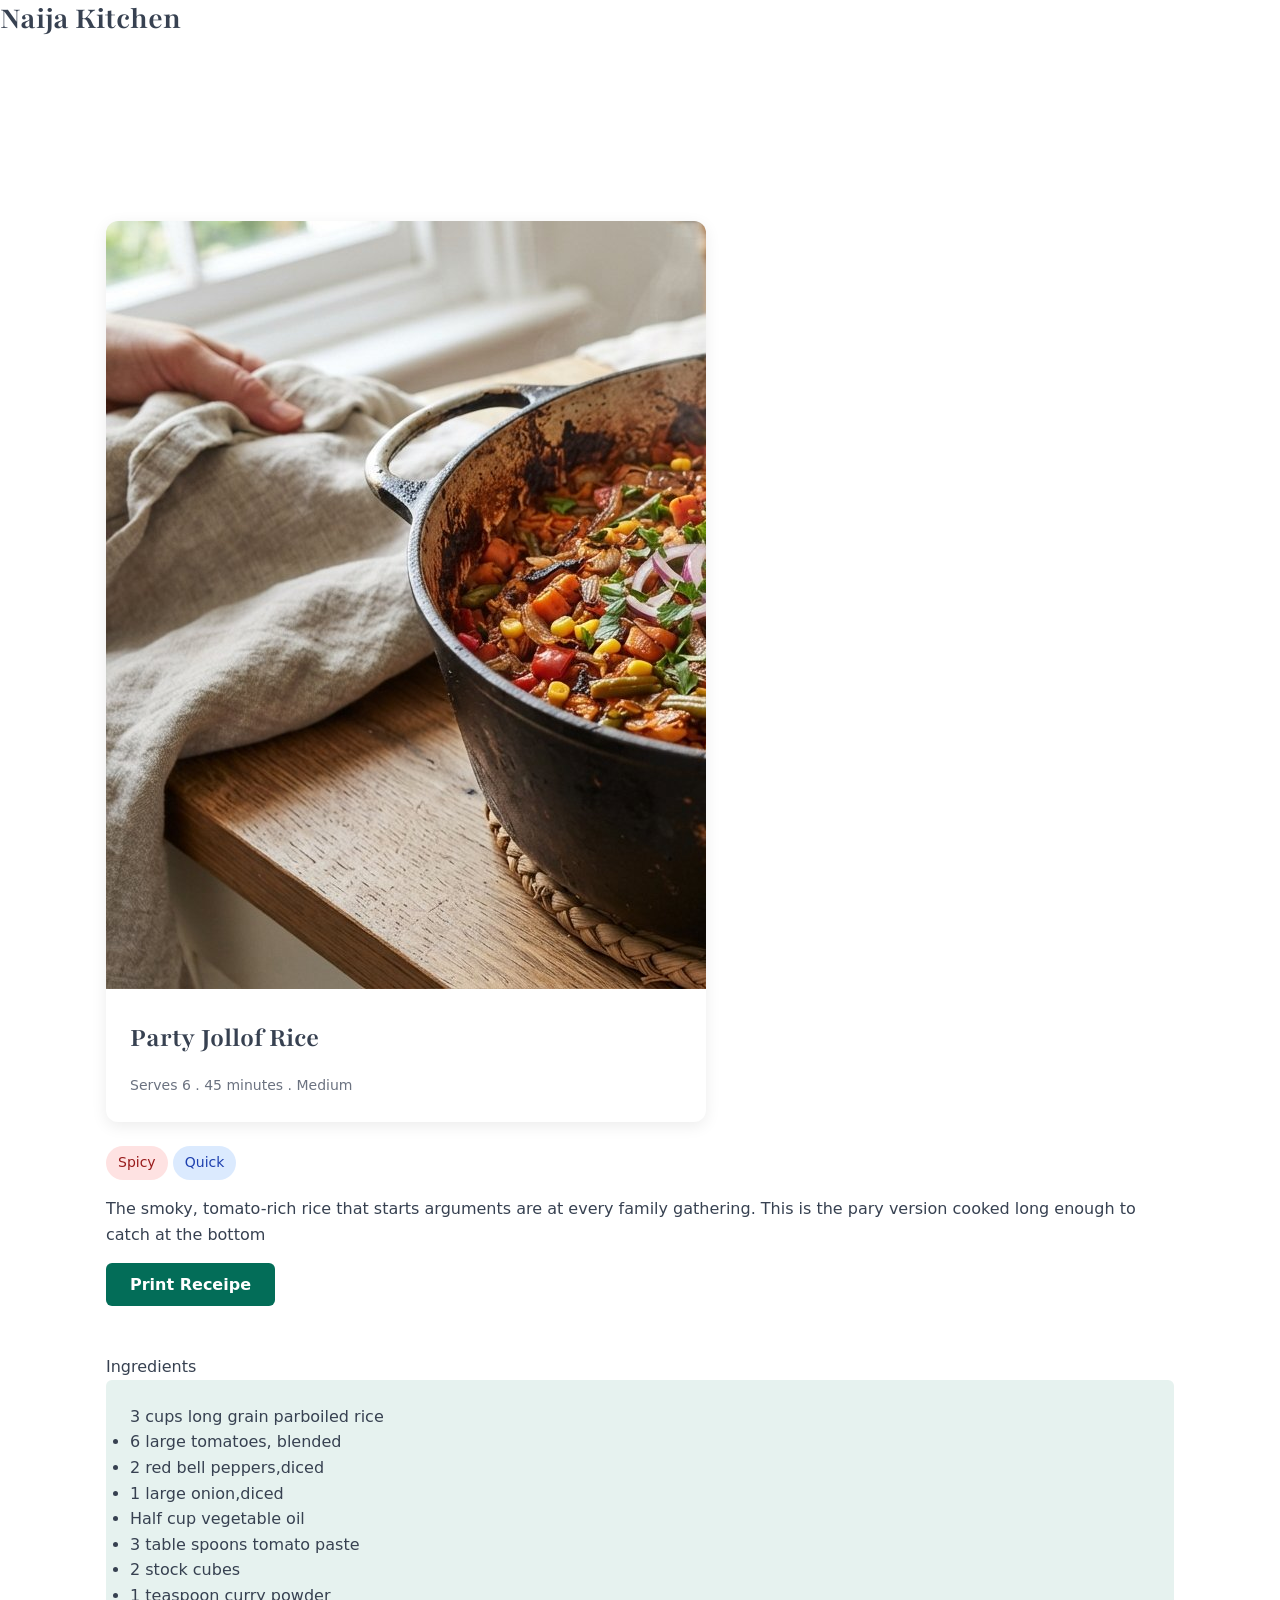
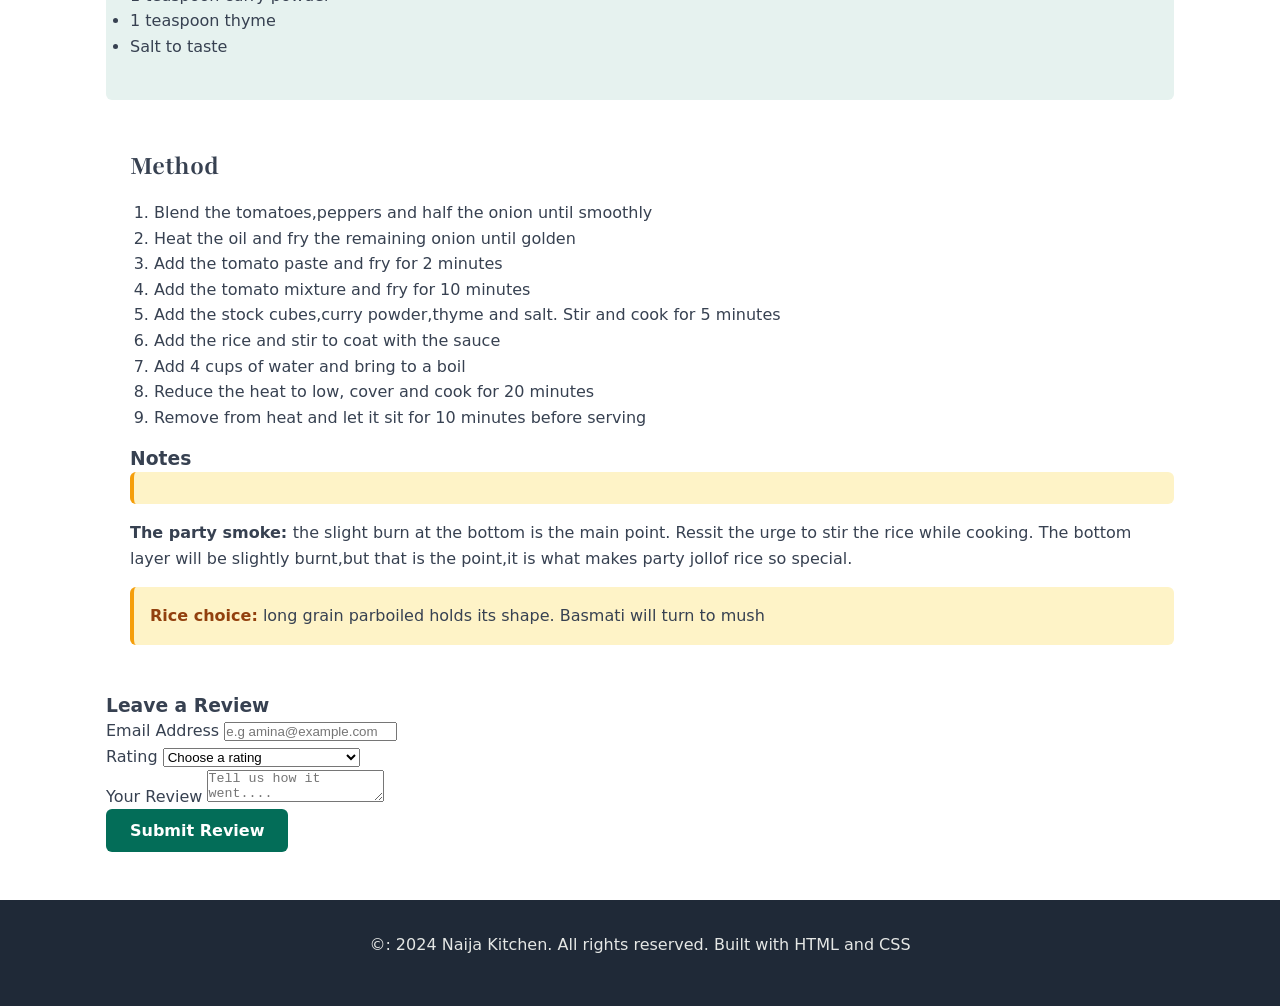
<file: index.html>
<!DOCTYPE html>
<html lang="en" 
<head>
  <meta charset="UTF-8">
  <meta name="viewport" content="width=device-width, initial-scale=1.0">
   <title>Naija Kitchen - Party Jollof Rice</title>
   <link rel="preconnect" href="https://fonts.googleapis.com">
   <link rel="preconnect" href="https://fonts.gstatic.com" crossorigin>
   <link href="https://fonts.googleapis.com/css2?family=Dswald:wght@200..700&family=Playfair:ital,opsz,wght@0,400;0,700;1,400&display=swap" rel="stylesheet">
 <link rel="stylesheet" href="css/style.css">
</head>
 <body>
  <header>
    <h1>Naija Kitchen</h1>
    <nav>
      <ul>
        <li>
          <a href="#recipe">Recipe</a>
        </li>
        <li><a href="#ingredients">Ingredients</a></li>
        <li><a href="#method">Method</a></li>
        <li><a href="notes">Notes</a></li>

      </ul>
    </nav>
  </header>

    <main class="container">
      <section id="recipe">
      <article class="recipe-card">
        <img class="recipe=card__image" src="images/jollof.jpg"
         alt="A pot of party jollof rice, browned at the edges">
          <div class="recipe-card__body">
            <h2>Party Jollof Rice</h2>
            <p class="recipe-meta">Serves 6 . 45 minutes . Medium</p>
          </div>
          </article>

          <div class="tag-row">
            <span class="tag tag--spicy">Spicy</span>
            <span class="tag tag--quick">Quick</span>
          </div>
          <p class="recipe-intro">
            The smoky, tomato-rich rice that starts arguments are at every family gathering. This is the pary version cooked
        long enough to catch at the bottom
 </p>
      <button class="btn">Print Receipe</button>
      </section>
      <section id="Ingredients" <h3>Ingredients</h3>
        <ul class="ingredients" <li>3 cups long grain parboiled rice</li>
          <li>6 large tomatoes, blended</li>
          <li>2 red bell peppers,diced</li>
          <li>1 large onion,diced</li>
          <li>Half cup vegetable oil</li>
          <li>3 table spoons tomato paste</li>
          <li>2 stock cubes</li>
          <li>1 teaspoon curry powder</li>
          <li>1 teaspoon thyme</li>
          <li>Salt to taste</li>
          <ul>
</section id="Steps">
      <ol class="steps">
        <h2>Method</h2>
        <ol>
          <li>Blend the tomatoes,peppers and half the onion until smoothly</li>
          <li>Heat the oil and fry the remaining onion until golden</li>
          <li>Add the tomato paste and fry for 2 minutes</li>
          <li>Add the tomato mixture and fry for 10 minutes</li>
          <li>Add the stock cubes,curry powder,thyme and salt. Stir and cook for 5 minutes</li>
          <li>Add the rice and stir to coat with the sauce</li>
          <li>Add 4 cups of water and bring to a boil</li>
          <li>Reduce the heat to low, cover and cook for 20 minutes</li>
          <li>Remove from heat and let it sit for 10 minutes before serving </li>
        </ol>
      </section>
      <section id="notes">
        <h3>Notes</h3>
        <div class="note"></div>
      <p>
    <strong> The party smoke: </strong>
        the slight burn at the bottom is the main point. Ressit the urge to stir
        the rice while cooking. The bottom layer will be slightly burnt,but that is the point,it is what makes party
        jollof rice so special.
      </p>
      </div> 
      <div class="note">
        <p>
          <strong>Rice choice:</strong>
        long grain parboiled holds its shape. Basmati will turn to mush
      </p>
      </div>
      </section>
    </main>
    <section id="review" class="container">
      <h3>Leave a Review</h3>
      <form action=""></form>
    <form class="review-form">
      <label for="email">Email Address</label>
      <input type="email" id="email" name="email" placeholder="e.g amina@example.com" required>
    </div>

<div class="form-group">
      <label for="rating">Rating</label>
      <select id="rating" name="rating" required>
        <option value="">Choose a rating</option>
        <option value="5">5 -- Party jollof perfection</option>
        <option value="4">4 -- Almost perfect</option>
        <option value="3">3 -- Good, but could be better</option>
        <option value="2">2 -- Needed work</option>
        <option value="1">1 -- I have questions</option>
      </select>
</div>

<div class="form-group">
  <label for="comment">Your Review</label>
  <textarea id="comment" name="comment" placeholder="Tell us how it went...." required></textarea>
</div>

<button type="submit" class="btn">Submit Review</button>
    </form>
  </section>
  <footer>
    <p>&copy: 2024 Naija Kitchen. All rights reserved. Built with HTML and CSS</p>
  </footer>
  </body>
</html>
    </section>
</file>
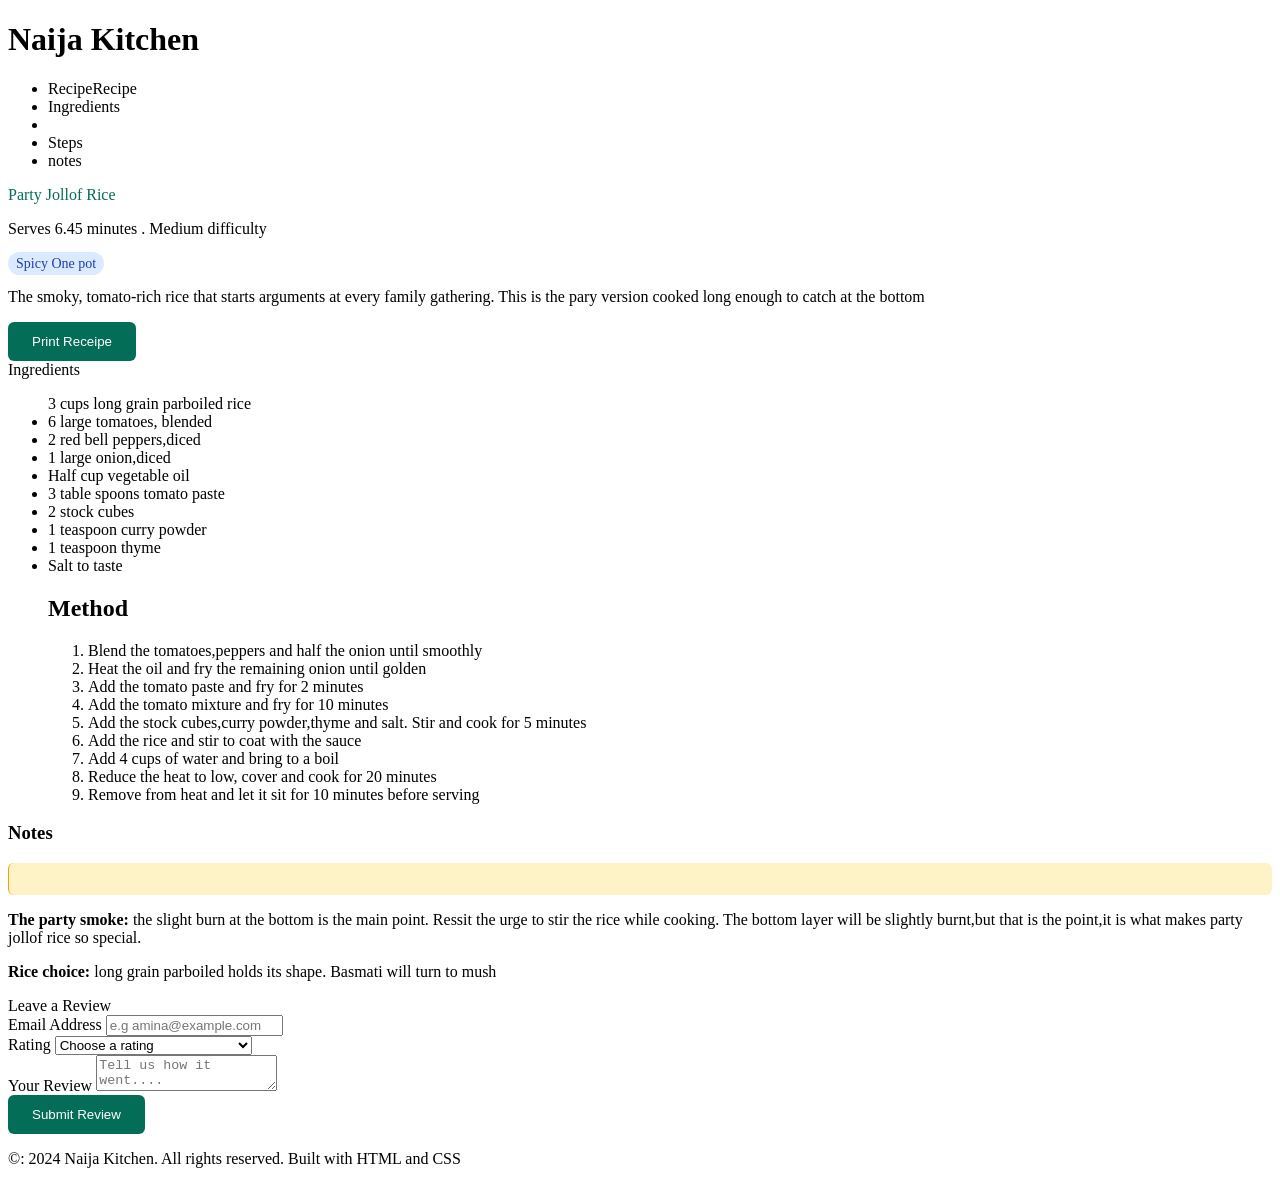
<file: week-02/day-02/index.html>
<!DOCTYPE html>
<html lang="en">

  <head>
    <meta name="viewport" content="width=device=width,  initial=scale">
    <title>Party Jollof Rice - Recipe</title>
    <link rel="stylesheet" href="./css/style.css">
  </head>

  <body>
    <header>
      <h1>Naija Kitchen</h1>
      <nav>
        <ul>
          <li><a heref="#hero" </a>Recipe</a>Recipe</a></li>
          <li><a heref="#Ingredients" </a>Ingredients</a>
          <li>
          <li><a heref="#steps" </a>Steps</a></li>
          <li><a heref="#notes" </a>notes</a></li>
          </li>
        </ul>
      </nav>
    </header>

    <main>
      <section id="hero" <h2 class="recipe-title">Party Jollof Rice</section>

      <p class="recipe-meta">Serves 6.45 minutes . Medium difficulty</p>
      <p>
        <span class="tag tag--quick">Spicy One pot</span>
      </p>
      <p>
        The smoky, tomato-rich rice that starts arguments at every family gathering. This is the pary version cooked
        long enough to catch at the bottom






      </p>
      <button class="btn">Print Receipe</button>
      </section>
      <section id="Ingredients" <h3>Ingredients</h3>
        <ul class="ingredients" <li>3 cups long grain parboiled rice</li>
          <li>6 large tomatoes, blended</li>
          <li>2 red bell peppers,diced</li>
          <li>1 large onion,diced</li>
          <li>Half cup vegetable oil</li>
          <li>3 table spoons tomato paste</li>
          <li>2 stock cubes</li>
          <li>1 teaspoon curry powder</li>
          <li>1 teaspoon thyme</li>
          <li>Salt to taste</li>
          <ul>

      </section id="Steps">
      <ol class="steps">
        <h2>Method</h2>
        <ol>
          <li>Blend the tomatoes,peppers and half the onion until smoothly</li>
          <li>Heat the oil and fry the remaining onion until golden</li>
          <li>Add the tomato paste and fry for 2 minutes</li>
          <li>Add the tomato mixture and fry for 10 minutes</li>
          <li>Add the stock cubes,curry powder,thyme and salt. Stir and cook for 5 minutes</li>
          <li>Add the rice and stir to coat with the sauce</li>
          <li>Add 4 cups of water and bring to a boil</li>
          <li>Reduce the heat to low, cover and cook for 20 minutes</li>
          <li>Remove from heat and let it sit for 10 minutes before serving </li>

    </main>
  </body>
  <section id="notes">
        <h3>Notes</h3>
        <div class="note"></div>
  <p>
    
    <strong> The party smoke: </strong>
        the slight burn at the bottom is the main point. Ressit the urge to stir
        the rice while cooking. The bottom layer will be slightly burnt,but that is the point,it is what makes party
        jollof rice so special.

      <p><strong>Rice choice:</strong>
        long grain parboiled holds its shape. Basmati will turn to mush</p>
    </div>
  </section>
  </main>
  <div>
  <section id="review" class="container" <h3>Leave a Review</h3>
    <form action=""></form>
    <form class="review-form">
      <label for="email">Email Address</label>
      <input type="email" id="email" name="email" placeholder="e.g amina@example.com" required>
    </div>

<div class="form-group">
      <label for="rating">Rating</label>
      <select id="rating" name="rating" required>
        <option value="">Choose a rating</option>
        <option value="5">5 -- Party jollof perfection</option>
        <option value="4">4 -- Almost perfect</option>
        <option value="3">3 -- Good, but could be better</option>
        <option value="2">2 -- Needed work</option>
        <option value="1">1 -- I have questions</option>
      </select>
</div>

<div class="form-group">
  <label for="comment">Your Review</label>
  <textarea id="comment" name="comment" placeholder="Tell us how it went...." required></textarea>
</div>

<button type="submit" class="btn">Submit Review</button>
    </form>
  </section>
  <footer>
    <p>&copy: 2024 Naija Kitchen. All rights reserved. Built with HTML and CSS</p>
  </footer>
  </body>

</html>
</file>
<file: css/style.css>
/* ===== RESET ===== */
* {
  margin: 0;
  padding: 0;
  box-sizing: border-box;
}

/* ===== SPACING SCALE ===== */
/* only use these. No arbitrary numbers.
  0.5rem - 1rem - 1.5rem - 2rem - 3rem - 4rem */


body {
  font-family: 'poppins', system-ui, sans-serif;
  color: #374151;
  line-height: 1.6rem;
}

h1,
h2 {
  font-family: 'playfair', Georgia, Serif;
}

h1 {
  font-size: 2rem;
  line-height: 1.2;
  margin-bottom: 1rem;
}

h2 {
  font-size: 1.75rem;
  line-height: 1.3;
  margin-bottom: 1rem;
  margin-top: 2rem;
}

p {
  margin-bottom: 1rem;
}

ul,
ol {
  margin-bottom: 1rem;
  padding-left: 1.5rem;
}

section {
  margin-bottom: 3rem;
}


/* ===== LAYOUT =====*/
.container {
  width: 100%;
  max-width: 1100px;
  margin: 0 auto;
  padding: 0 1rem;
}

header h1 {
  margin-bottom: 1rem;
}

nav ul {
  list-style: none;
  padding-left: 0;
  margin-bottom: 0;
}

nav a {
  color: white;
  text-decoration: none;
  padding: 0.5rem 0;
  display: inline-block;
}

nav a:hover,
nav a:focus {
  text-decoration: underline;
}


.recipe-card {
  max-width: 600px;
  background: white;
  border-radius: 12px;
  box-shadow: 0 4px 16px rgba(0, 0, 0, 0.08);
  overflow: hidden;
  margin-bottom: 1.5rem;
}


.recipe-card__image {
  width: 100%;
  height: 200px;
  object-fit: cover;
  display: block;
}

.recipe-card__body {
  padding: 1.5rem;
}

.recipe-card__body h2 {
  margin-top: 0;
}

.recipe-meta {
  color: #6b7280;
  font-size: 0.875rem;
  margin-bottom: 0;
}

/* ===== TAGS ======= */
.tag-row {
  margin-bottom: 1rem;
}

.tag {
  display: inline-block;
  padding: 0.25rem 0.75rem;
  border-radius: 99px;
  font-size: 0.875rem;
}

.tag--spicy {
  background: #fee2e2;
  color: #991b1b;
}

.tag--quick {
  background: #dbeafe;
  color: #1e40af;
}

/* ========BUTTON======== */
.btn {
  display: inline-block;
  background: #036d58;
  color: white;
  padding: 0.75rem 1.5rem;
  border: none;
  border-radius: 6px;
  font-size: 1rem;
  font-weight: 600;
  font-family: inherit;
  cursor: pointer;
}

.btn:hover,
.btn:focus {
  background: #025243;
}

/* INGREDIENTS */
.ingredients {
  background: #e6f2ef;
  padding: 1.5rem;
  border-radius: 6px;
}

/* NOTES */
.note {
  background: #fef3c7;
  padding: 1rem;
  border-left: 4px solid #f59e0b;
  border-radius: 6px;
  margin-bottom: 1rem;
}

.note p {
  margin-bottom: 0;
}

.note strong {
  color: #92400e;
}

/* FOOTER */
footer {
  padding: 2rem;
  margin-top: 3rem;
  background: #1f2937;
  color: #e5e7e5;
  text-align: center;
}
</file>
<file: week-02/day-02/css/style.css>
/* HERO */
#hero h2 {
  color: #6b7280
}

#hero p {
  font-size: 0.9rem;
}

.recipe-title {
  color: #036d58
}

.recipe-intro {
  font-size: 1.2rem;
}


/* TAGS */
.tag {
  padding: 0.25rem 0.5rem;
  border-radius: 99px;
  font-size: 0.875rem;
}

.tag-spicy {
  background: #fee2e2;
  color: #991b1b;
}

.tag--quick {
  background: #dbeafe;
  color: #1e40af;
}

/* BUTTON */
.btn {
  background: #036d58;
  color: white;
  padding: 0.75rem 1.5rem;
  border: none;
  border-radius: 6px;
  cursor: pointer;
}

button {
  background: #9ca3af;
}


/* NOTES */
.note {
  background: #fef3c7;
  padding: 1rem;
  border-left: 1px double #f59e0b;
  border-radius: 6px;
  margin-bottom: 1rem;
}

.note p {
  color: #4b5563;
}

.note strong {
  color: #036d58;
}

.Ingredients {
  background: #fee2e2;
  padding: 1.5rem;
  margin: 10px 20px 30px 40px
}

.Container {
  width: 100%;
  max-width: 1100px;
  margin: 0 auto;
  padding: 0 1rem;
}

.btn {
  display: inline-block;
}
</file>
